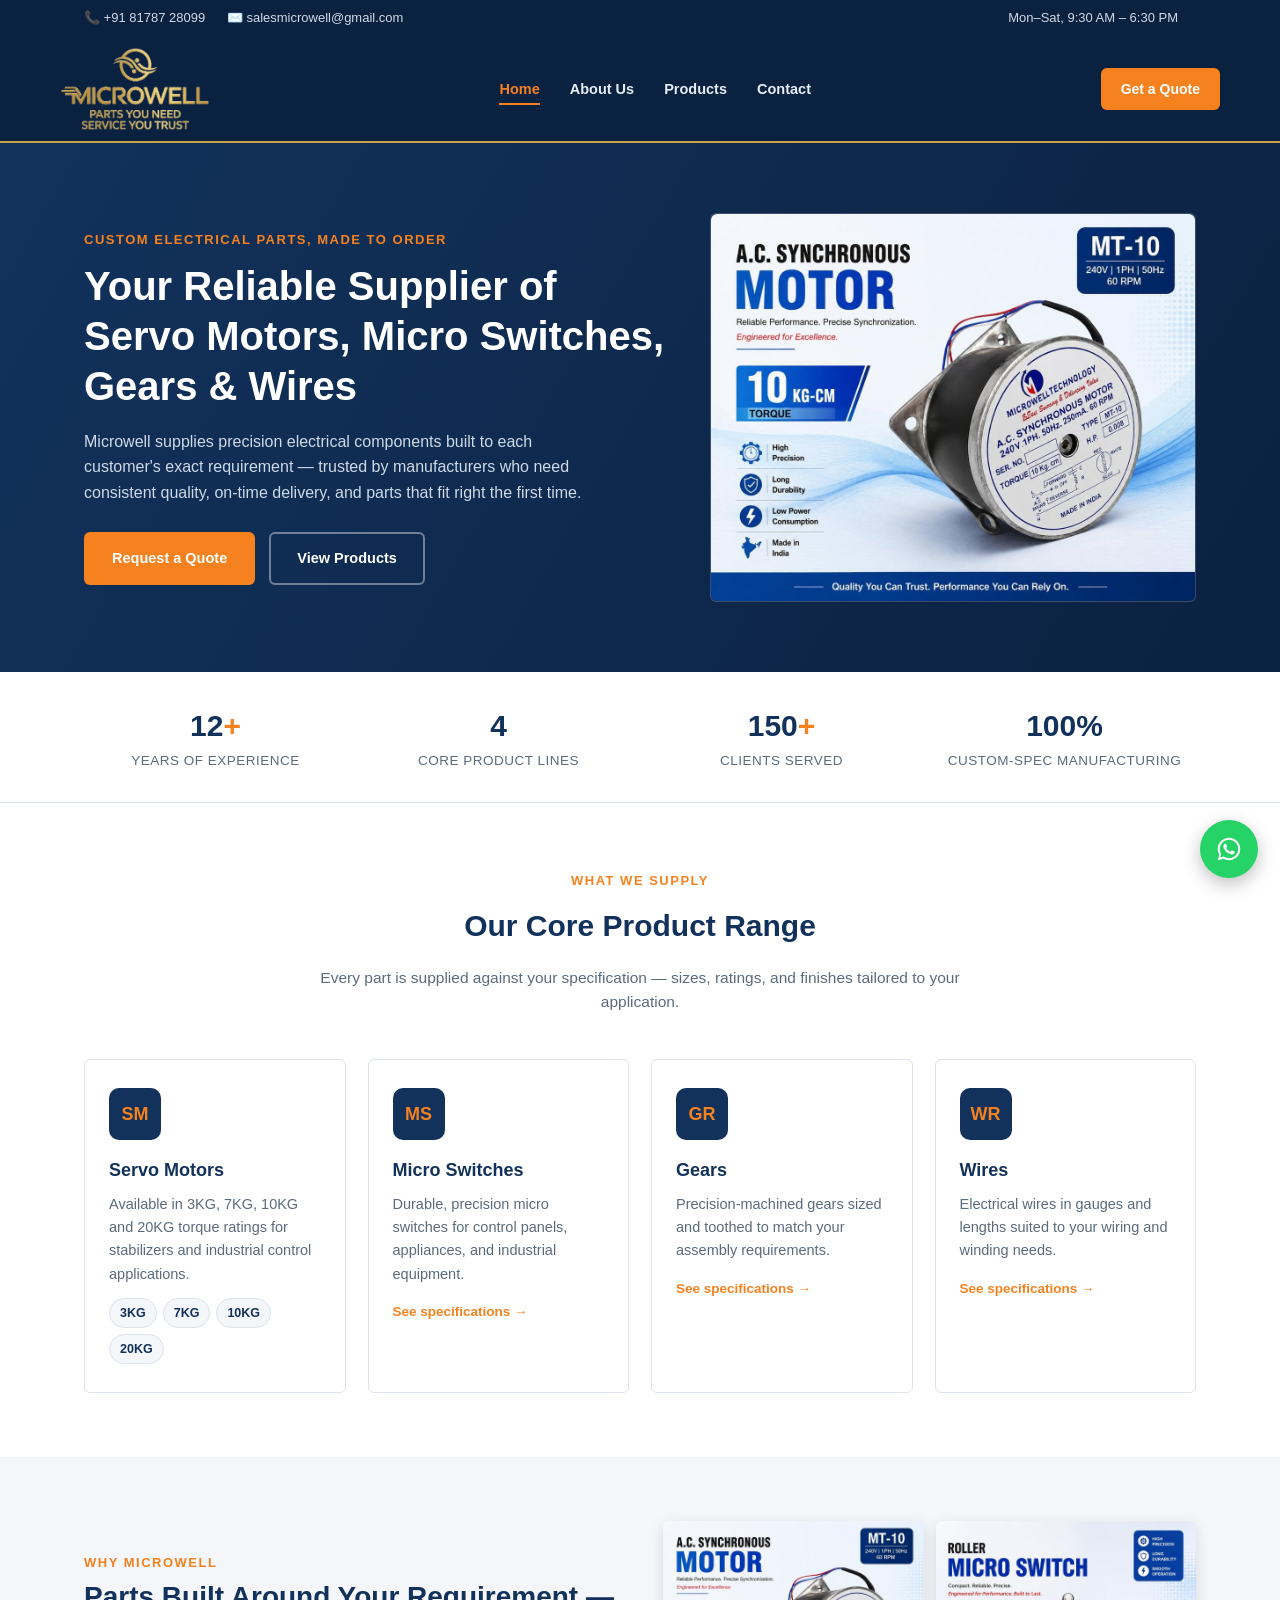
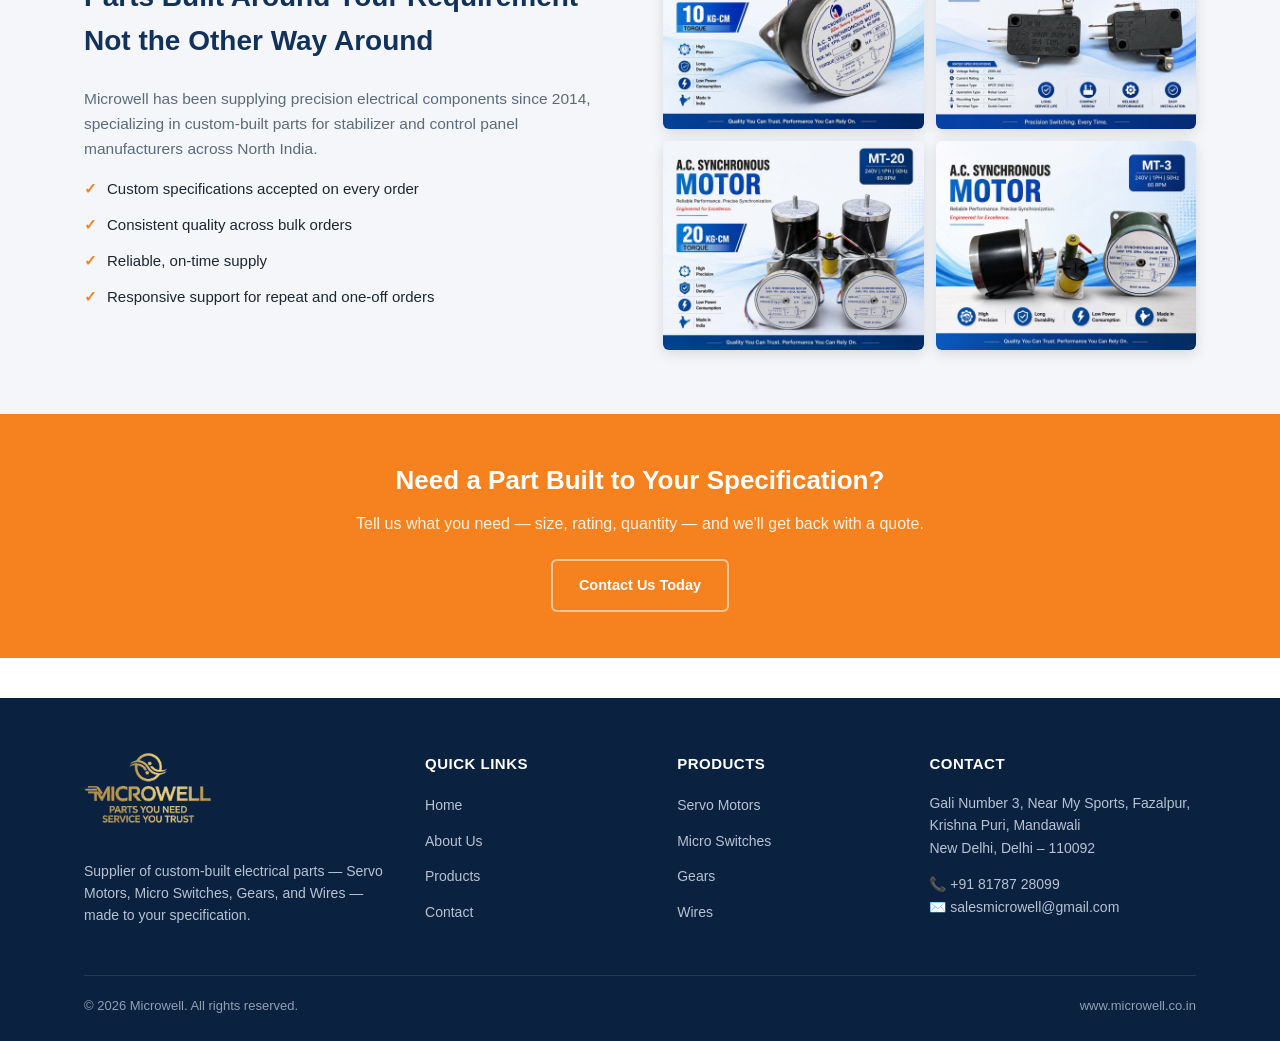
<file: index.html>
<!DOCTYPE html>
<html lang="en">
<head>
<meta charset="UTF-8">
<meta name="viewport" content="width=device-width, initial-scale=1.0">
<title>Microwell | Supplier of Servo Motors, Micro Switches, Gears &amp; Wires</title>
<meta name="description" content="Microwell supplies electrical parts — Servo Motors (3KG/7KG/10KG/20KG), Micro Switches, Gears and Wires — built to your specification.">
<link rel="stylesheet" href="style.css">
<link rel="icon" href="assets/logo.png" type="image/png">
</head>
<body>

<div class="topbar">
  <div class="wrap">
    <div class="contact-bits">
      <span>📞 +91 81787 28099</span>
      <span>✉️ salesmicrowell@gmail.com</span>
    </div>
    <div class="contact-bits">
      <span>Mon–Sat, 9:30 AM – 6:30 PM</span>
    </div>
  </div>
</div>

<header class="site-header">
  <div class="wrap nav-row">
    <a href="index.html" class="logo-link"><img src="assets/logo.png" alt="Microwell — Parts You Need, Service You Trust" class="logo-img"></a>
    <nav class="main-nav">
      <ul>
        <li><a href="index.html" class="active">Home</a></li>
        <li><a href="about.html">About Us</a></li>
        <li><a href="products.html">Products</a></li>
        <li><a href="contact.html">Contact</a></li>
      </ul>
    </nav>
    <a href="contact.html" class="nav-cta">Get a Quote</a>
    <button class="menu-toggle" aria-label="Menu">&#9776;</button>
  </div>
</header>

<section class="hero">
  <div class="wrap">
    <div class="hero-text">
      <span class="eyebrow">Custom Electrical Parts, Made to Order</span>
      <h1>Your Reliable Supplier of Servo Motors, Micro Switches, Gears &amp; Wires</h1>
      <p>Microwell supplies precision electrical components built to each customer's exact requirement — trusted by manufacturers who need consistent quality, on-time delivery, and parts that fit right the first time.</p>
      <div class="btn-row">
        <a href="contact.html" class="btn btn-primary">Request a Quote</a>
        <a href="products.html" class="btn btn-outline">View Products</a>
      </div>
    </div>
    <div class="hero-visual">
      <img src="assets/products/servo-10kg.jpg" alt="Microwell 10 KG A.C. Synchronous Servo Motor">
    </div>
  </div>
</section>

<div class="stats">
  <div class="wrap">
    <div class="stat">
      <div class="num">12<span>+</span></div>
      <div class="label">Years of Experience</div>
    </div>
    <div class="stat">
      <div class="num">4</div>
      <div class="label">Core Product Lines</div>
    </div>
    <div class="stat">
      <div class="num">150<span>+</span></div>
      <div class="label">Clients Served</div>
    </div>
    <div class="stat">
      <div class="num">100%</div>
      <div class="label">Custom-Spec Manufacturing</div>
    </div>
  </div>
</div>

<section>
  <div class="wrap">
    <div class="section-head">
      <span class="eyebrow">What We Supply</span>
      <h2>Our Core Product Range</h2>
      <p>Every part is supplied against your specification — sizes, ratings, and finishes tailored to your application.</p>
    </div>
    <div class="grid-4">
      <div class="card">
        <div class="icon">SM</div>
        <h3>Servo Motors</h3>
        <p>Available in 3KG, 7KG, 10KG and 20KG torque ratings for stabilizers and industrial control applications.</p>
        <div class="tag-row">
          <span class="tag">3KG</span><span class="tag">7KG</span><span class="tag">10KG</span><span class="tag">20KG</span>
        </div>
      </div>
      <div class="card">
        <div class="icon">MS</div>
        <h3>Micro Switches</h3>
        <p>Durable, precision micro switches for control panels, appliances, and industrial equipment.</p>
        <a href="products.html" class="card-link">See specifications →</a>
      </div>
      <div class="card">
        <div class="icon">GR</div>
        <h3>Gears</h3>
        <p>Precision-machined gears sized and toothed to match your assembly requirements.</p>
        <a href="products.html" class="card-link">See specifications →</a>
      </div>
      <div class="card">
        <div class="icon">WR</div>
        <h3>Wires</h3>
        <p>Electrical wires in gauges and lengths suited to your wiring and winding needs.</p>
        <a href="products.html" class="card-link">See specifications →</a>
      </div>
    </div>
  </div>
</section>

<section class="alt">
  <div class="wrap two-col">
    <div>
      <span class="eyebrow">Why Microwell</span>
      <h2>Parts Built Around Your Requirement — Not the Other Way Around</h2>
      <p style="color:var(--text-muted); font-size:15.5px;">Microwell has been supplying precision electrical components since 2014, specializing in custom-built parts for stabilizer and control panel manufacturers across North India.</p>
      <ul class="check-list">
        <li><span class="bullet">✓</span> Custom specifications accepted on every order</li>
        <li><span class="bullet">✓</span> Consistent quality across bulk orders</li>
        <li><span class="bullet">✓</span> Reliable, on-time supply</li>
        <li><span class="bullet">✓</span> Responsive support for repeat and one-off orders</li>
      </ul>
    </div>
    <div class="placeholder-box" style="padding:0;border:none;background:none;display:grid;grid-template-columns:1fr 1fr;gap:12px;">
      <img src="assets/products/servo-10kg.jpg" alt="Microwell 10 kg-cm AC synchronous servo motor" loading="lazy" style="aspect-ratio:5/4;object-fit:cover;box-shadow:0 4px 14px rgba(0,0,0,.12);">
      <img src="assets/products/micro-switch.jpg" alt="Microwell roller lever micro switch" loading="lazy" style="aspect-ratio:5/4;object-fit:cover;box-shadow:0 4px 14px rgba(0,0,0,.12);">
      <img src="assets/products/servo-20kg.jpg" alt="Microwell 20 kg-cm AC synchronous servo motor" loading="lazy" style="aspect-ratio:5/4;object-fit:cover;box-shadow:0 4px 14px rgba(0,0,0,.12);">
      <img src="assets/products/servo-3kg.jpg" alt="Microwell 3 kg-cm AC synchronous servo motor" loading="lazy" style="aspect-ratio:5/4;object-fit:cover;box-shadow:0 4px 14px rgba(0,0,0,.12);">
    </div>
  </div>
</section>

<div class="cta-band">
  <div class="wrap">
    <h2>Need a Part Built to Your Specification?</h2>
    <p>Tell us what you need — size, rating, quantity — and we'll get back with a quote.</p>
    <a href="contact.html" class="btn btn-outline">Contact Us Today</a>
  </div>
</div>

<footer class="site-footer">
  <div class="wrap">
    <div class="footer-grid">
      <div>
        <div class="footer-logo-box"><img src="assets/logo.png" alt="Microwell logo"></div>
        <p>Supplier of custom-built electrical parts — Servo Motors, Micro Switches, Gears, and Wires — made to your specification.</p>
      </div>
      <div>
        <h4>Quick Links</h4>
        <ul>
          <li><a href="index.html">Home</a></li>
          <li><a href="about.html">About Us</a></li>
          <li><a href="products.html">Products</a></li>
          <li><a href="contact.html">Contact</a></li>
        </ul>
      </div>
      <div>
        <h4>Products</h4>
        <ul>
          <li><a href="products.html#servo-motor">Servo Motors</a></li>
          <li><a href="products.html#micro-switch">Micro Switches</a></li>
          <li><a href="products.html#gear">Gears</a></li>
          <li><a href="products.html#wire">Wires</a></li>
        </ul>
      </div>
      <div>
        <h4>Contact</h4>
        <p>Gali Number 3, Near My Sports, Fazalpur, Krishna Puri, Mandawali<br>New Delhi, Delhi – 110092</p>
        <p>📞 +91 81787 28099<br>✉️ salesmicrowell@gmail.com</p>
      </div>
    </div>
    <div class="footer-bottom">
      <span>© <span id="year"></span> Microwell. All rights reserved.</span>
      <span>www.microwell.co.in</span>
    </div>
  </div>
</footer>

<!-- WhatsApp click-to-chat: replace 918178728099 with your number (country code + number, no + or spaces) -->
<a href="https://wa.me/918178728099?text=Hi%20Microwell%2C%20I%27d%20like%20to%20enquire%20about%20your%20parts" class="whatsapp-float" target="_blank" rel="noopener" aria-label="Chat on WhatsApp">
  <svg viewBox="0 0 32 32" fill="#ffffff" xmlns="http://www.w3.org/2000/svg"><path d="M16.04 4C9.4 4 4 9.37 4 16c0 2.13.56 4.2 1.62 6.02L4 28l6.15-1.6A11.94 11.94 0 0016.04 28C22.68 28 28 22.63 28 16S22.68 4 16.04 4zm0 21.8c-1.9 0-3.75-.51-5.37-1.47l-.38-.22-3.65.95.98-3.56-.25-.37A9.77 9.77 0 016.2 16c0-5.42 4.42-9.83 9.85-9.83S25.9 10.58 25.9 16s-4.42 9.8-9.86 9.8zm5.4-7.36c-.3-.15-1.75-.86-2.02-.96-.27-.1-.47-.15-.67.15-.2.3-.77.96-.94 1.16-.17.2-.35.22-.65.07-.3-.15-1.24-.46-2.36-1.46-.87-.78-1.46-1.74-1.63-2.04-.17-.3-.02-.46.13-.6.13-.13.3-.35.45-.52.15-.17.2-.3.3-.5.1-.2.05-.37-.02-.52-.08-.15-.67-1.62-.92-2.22-.24-.58-.49-.5-.67-.51h-.57c-.2 0-.52.07-.79.37-.27.3-1.04 1.02-1.04 2.48s1.07 2.87 1.22 3.07c.15.2 2.1 3.2 5.08 4.49.71.31 1.26.49 1.69.63.71.23 1.36.2 1.87.12.57-.08 1.75-.71 2-1.4.25-.68.25-1.27.17-1.4-.07-.13-.27-.2-.57-.35z"/></svg>
</a>

<script>document.getElementById('year').textContent = new Date().getFullYear();</script>
<script>
/* WhatsApp: use the official api.whatsapp.com/send link so the supplier's number is kept on phone, desktop app and WhatsApp Web */
(function(){
  document.querySelectorAll('a[href*="wa.me/"], a[href*="web.whatsapp.com/send"]').forEach(function(a){
    var u = new URL(a.href);
    var phone = (u.searchParams.get('phone') || u.pathname).replace(/\D/g,'') || '918178728099';
    var text = u.searchParams.get('text');
    a.href = 'https://api.whatsapp.com/send/?phone=' + phone + (text ? '&text=' + encodeURIComponent(text) : '') + '&type=phone_number&app_absent=0';
  });
})();
</script>
</body>
</html>
</file>
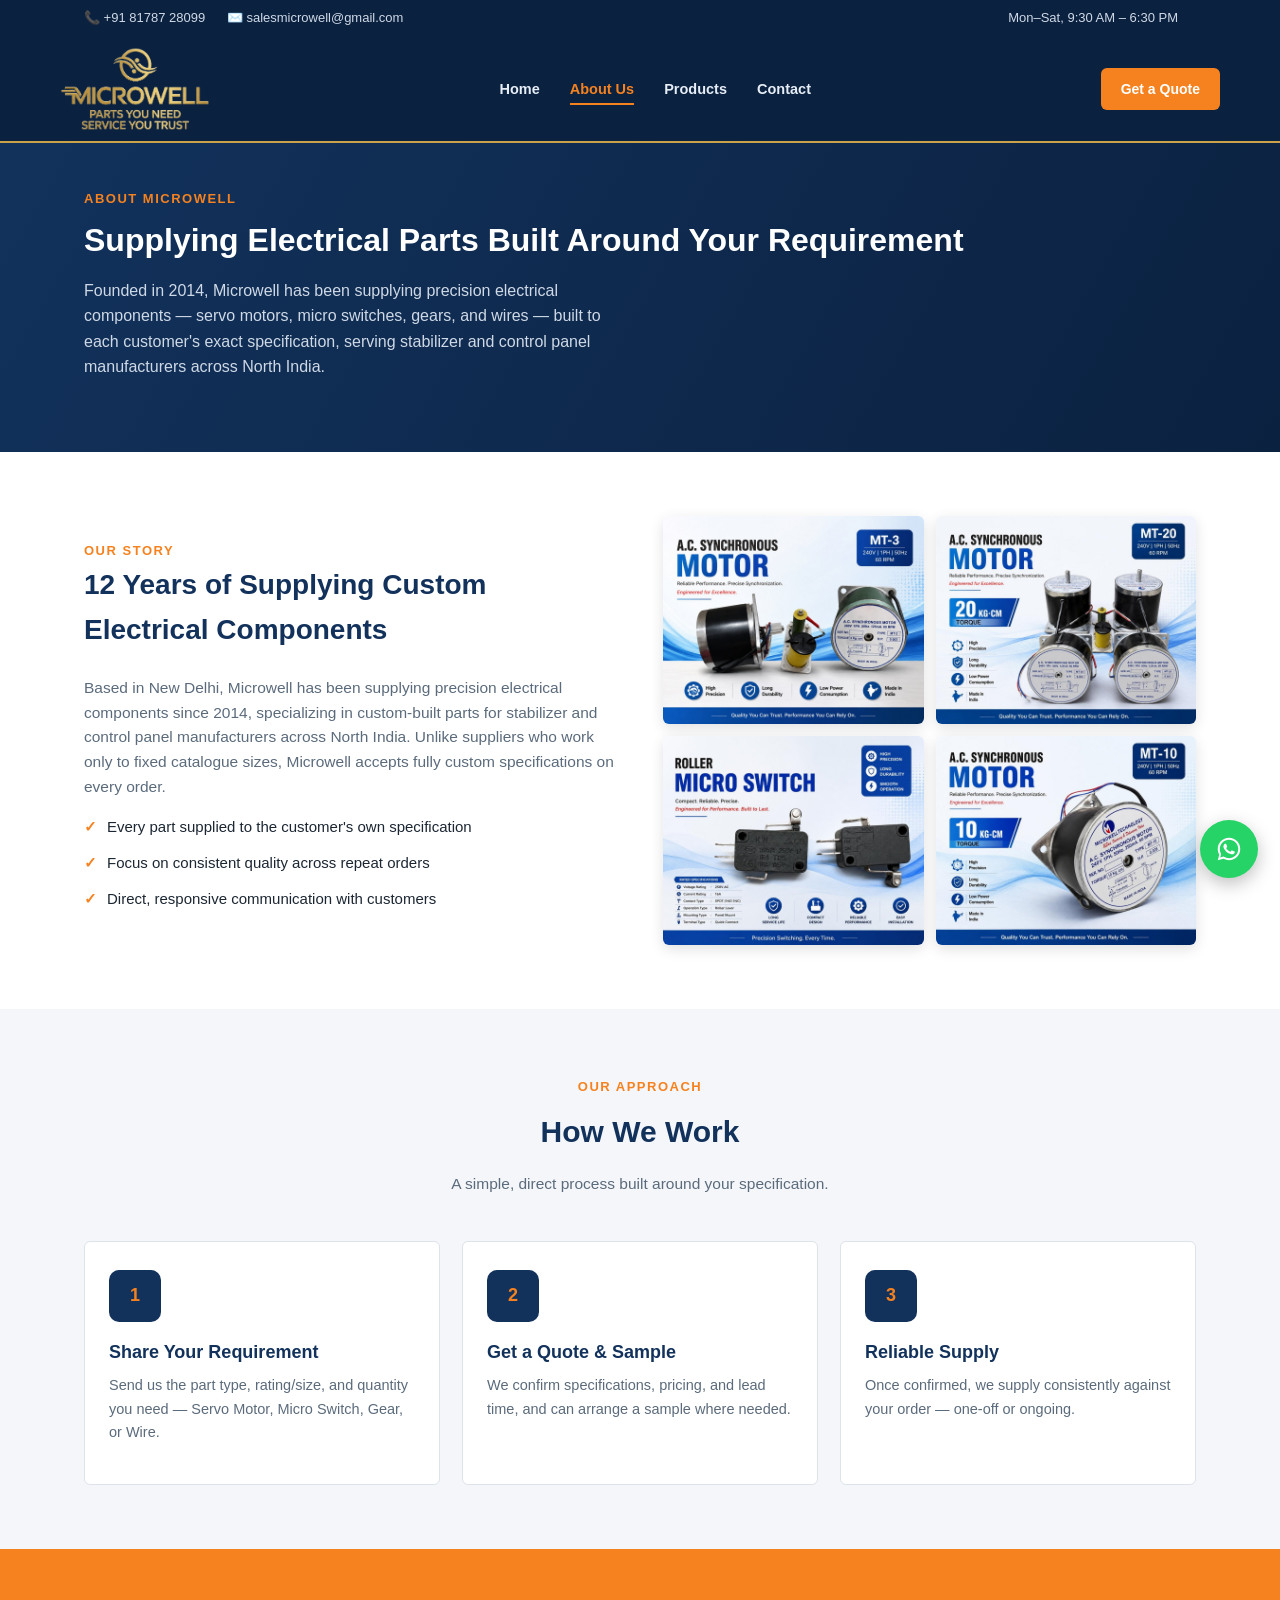
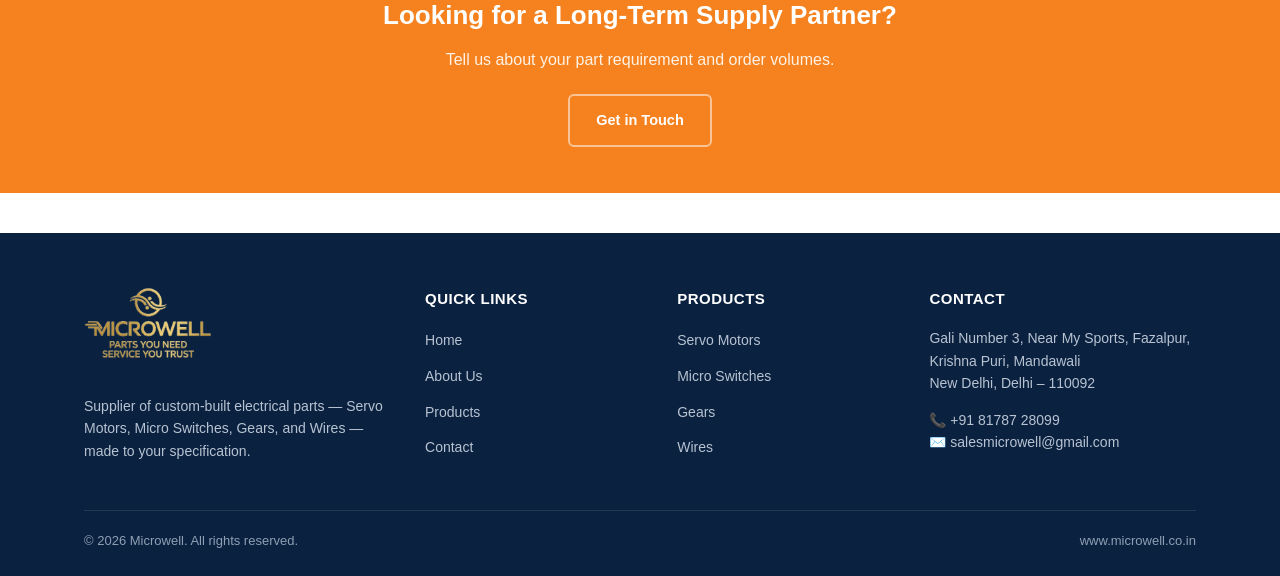
<file: about.html>
<!DOCTYPE html>
<html lang="en">
<head>
<meta charset="UTF-8">
<meta name="viewport" content="width=device-width, initial-scale=1.0">
<title>About Us | Microwell</title>
<meta name="description" content="Learn about Microwell — a supplier of custom electrical parts including Servo Motors, Micro Switches, Gears and Wires.">
<link rel="stylesheet" href="style.css">
<link rel="icon" href="assets/logo.png" type="image/png">
</head>
<body>

<div class="topbar">
  <div class="wrap">
    <div class="contact-bits">
      <span>📞 +91 81787 28099</span>
      <span>✉️ salesmicrowell@gmail.com</span>
    </div>
    <div class="contact-bits">
      <span>Mon–Sat, 9:30 AM – 6:30 PM</span>
    </div>
  </div>
</div>

<header class="site-header">
  <div class="wrap nav-row">
    <a href="index.html" class="logo-link"><img src="assets/logo.png" alt="Microwell — Parts You Need, Service You Trust" class="logo-img"></a>
    <nav class="main-nav">
      <ul>
        <li><a href="index.html">Home</a></li>
        <li><a href="about.html" class="active">About Us</a></li>
        <li><a href="products.html">Products</a></li>
        <li><a href="contact.html">Contact</a></li>
      </ul>
    </nav>
    <a href="contact.html" class="nav-cta">Get a Quote</a>
    <button class="menu-toggle" aria-label="Menu">&#9776;</button>
  </div>
</header>

<section class="hero" style="padding:46px 0;">
  <div class="wrap">
    <div class="hero-text">
      <span class="eyebrow">About Microwell</span>
      <h1 style="font-size:32px;">Supplying Electrical Parts Built Around Your Requirement</h1>
      <p>Founded in 2014, Microwell has been supplying precision electrical components — servo motors, micro switches, gears, and wires — built to each customer's exact specification, serving stabilizer and control panel manufacturers across North India.</p>
    </div>
  </div>
</section>

<section>
  <div class="wrap two-col">
    <div class="placeholder-box" style="order:2;padding:0;border:none;background:none;display:grid;grid-template-columns:1fr 1fr;gap:12px;">
      <img src="assets/products/servo-3kg.jpg" alt="Microwell 3 kg-cm AC synchronous servo motor" loading="lazy" style="aspect-ratio:5/4;object-fit:cover;box-shadow:0 4px 14px rgba(0,0,0,.12);">
      <img src="assets/products/servo-20kg.jpg" alt="Microwell 20 kg-cm AC synchronous servo motor" loading="lazy" style="aspect-ratio:5/4;object-fit:cover;box-shadow:0 4px 14px rgba(0,0,0,.12);">
      <img src="assets/products/micro-switch.jpg" alt="Microwell roller lever micro switch" loading="lazy" style="aspect-ratio:5/4;object-fit:cover;box-shadow:0 4px 14px rgba(0,0,0,.12);">
      <img src="assets/products/servo-10kg.jpg" alt="Microwell 10 kg-cm AC synchronous servo motor" loading="lazy" style="aspect-ratio:5/4;object-fit:cover;box-shadow:0 4px 14px rgba(0,0,0,.12);">
    </div>
    <div>
      <span class="eyebrow">Our Story</span>
      <h2>12 Years of Supplying Custom Electrical Components</h2>
      <p style="color:var(--text-muted); font-size:15.5px;">Based in New Delhi, Microwell has been supplying precision electrical components since 2014, specializing in custom-built parts for stabilizer and control panel manufacturers across North India. Unlike suppliers who work only to fixed catalogue sizes, Microwell accepts fully custom specifications on every order.</p>
      <ul class="check-list">
        <li><span class="bullet">✓</span> Every part supplied to the customer's own specification</li>
        <li><span class="bullet">✓</span> Focus on consistent quality across repeat orders</li>
        <li><span class="bullet">✓</span> Direct, responsive communication with customers</li>
      </ul>
    </div>
  </div>
</section>

<section class="alt">
  <div class="wrap">
    <div class="section-head">
      <span class="eyebrow">Our Approach</span>
      <h2>How We Work</h2>
      <p>A simple, direct process built around your specification.</p>
    </div>
    <div class="grid-3">
      <div class="card">
        <div class="icon">1</div>
        <h3>Share Your Requirement</h3>
        <p>Send us the part type, rating/size, and quantity you need — Servo Motor, Micro Switch, Gear, or Wire.</p>
      </div>
      <div class="card">
        <div class="icon">2</div>
        <h3>Get a Quote &amp; Sample</h3>
        <p>We confirm specifications, pricing, and lead time, and can arrange a sample where needed.</p>
      </div>
      <div class="card">
        <div class="icon">3</div>
        <h3>Reliable Supply</h3>
        <p>Once confirmed, we supply consistently against your order — one-off or ongoing.</p>
      </div>
    </div>
  </div>
</section>

<div class="cta-band">
  <div class="wrap">
    <h2>Looking for a Long-Term Supply Partner?</h2>
    <p>Tell us about your part requirement and order volumes.</p>
    <a href="contact.html" class="btn btn-outline">Get in Touch</a>
  </div>
</div>

<footer class="site-footer">
  <div class="wrap">
    <div class="footer-grid">
      <div>
        <div class="footer-logo-box"><img src="assets/logo.png" alt="Microwell logo"></div>
        <p>Supplier of custom-built electrical parts — Servo Motors, Micro Switches, Gears, and Wires — made to your specification.</p>
      </div>
      <div>
        <h4>Quick Links</h4>
        <ul>
          <li><a href="index.html">Home</a></li>
          <li><a href="about.html">About Us</a></li>
          <li><a href="products.html">Products</a></li>
          <li><a href="contact.html">Contact</a></li>
        </ul>
      </div>
      <div>
        <h4>Products</h4>
        <ul>
          <li><a href="products.html#servo-motor">Servo Motors</a></li>
          <li><a href="products.html#micro-switch">Micro Switches</a></li>
          <li><a href="products.html#gear">Gears</a></li>
          <li><a href="products.html#wire">Wires</a></li>
        </ul>
      </div>
      <div>
        <h4>Contact</h4>
        <p>Gali Number 3, Near My Sports, Fazalpur, Krishna Puri, Mandawali<br>New Delhi, Delhi – 110092</p>
        <p>📞 +91 81787 28099<br>✉️ salesmicrowell@gmail.com</p>
      </div>
    </div>
    <div class="footer-bottom">
      <span>© <span id="year"></span> Microwell. All rights reserved.</span>
      <span>www.microwell.co.in</span>
    </div>
  </div>
</footer>

<!-- WhatsApp click-to-chat: replace 918178728099 with your number (country code + number, no + or spaces) -->
<a href="https://wa.me/918178728099?text=Hi%20Microwell%2C%20I%27d%20like%20to%20enquire%20about%20your%20parts" class="whatsapp-float" target="_blank" rel="noopener" aria-label="Chat on WhatsApp">
  <svg viewBox="0 0 32 32" fill="#ffffff" xmlns="http://www.w3.org/2000/svg"><path d="M16.04 4C9.4 4 4 9.37 4 16c0 2.13.56 4.2 1.62 6.02L4 28l6.15-1.6A11.94 11.94 0 0016.04 28C22.68 28 28 22.63 28 16S22.68 4 16.04 4zm0 21.8c-1.9 0-3.75-.51-5.37-1.47l-.38-.22-3.65.95.98-3.56-.25-.37A9.77 9.77 0 016.2 16c0-5.42 4.42-9.83 9.85-9.83S25.9 10.58 25.9 16s-4.42 9.8-9.86 9.8zm5.4-7.36c-.3-.15-1.75-.86-2.02-.96-.27-.1-.47-.15-.67.15-.2.3-.77.96-.94 1.16-.17.2-.35.22-.65.07-.3-.15-1.24-.46-2.36-1.46-.87-.78-1.46-1.74-1.63-2.04-.17-.3-.02-.46.13-.6.13-.13.3-.35.45-.52.15-.17.2-.3.3-.5.1-.2.05-.37-.02-.52-.08-.15-.67-1.62-.92-2.22-.24-.58-.49-.5-.67-.51h-.57c-.2 0-.52.07-.79.37-.27.3-1.04 1.02-1.04 2.48s1.07 2.87 1.22 3.07c.15.2 2.1 3.2 5.08 4.49.71.31 1.26.49 1.69.63.71.23 1.36.2 1.87.12.57-.08 1.75-.71 2-1.4.25-.68.25-1.27.17-1.4-.07-.13-.27-.2-.57-.35z"/></svg>
</a>

<script>document.getElementById('year').textContent = new Date().getFullYear();</script>
<script>
/* WhatsApp: use the official api.whatsapp.com/send link so the supplier's number is kept on phone, desktop app and WhatsApp Web */
(function(){
  document.querySelectorAll('a[href*="wa.me/"], a[href*="web.whatsapp.com/send"]').forEach(function(a){
    var u = new URL(a.href);
    var phone = (u.searchParams.get('phone') || u.pathname).replace(/\D/g,'') || '918178728099';
    var text = u.searchParams.get('text');
    a.href = 'https://api.whatsapp.com/send/?phone=' + phone + (text ? '&text=' + encodeURIComponent(text) : '') + '&type=phone_number&app_absent=0';
  });
})();
</script>
</body>
</html>
</file>
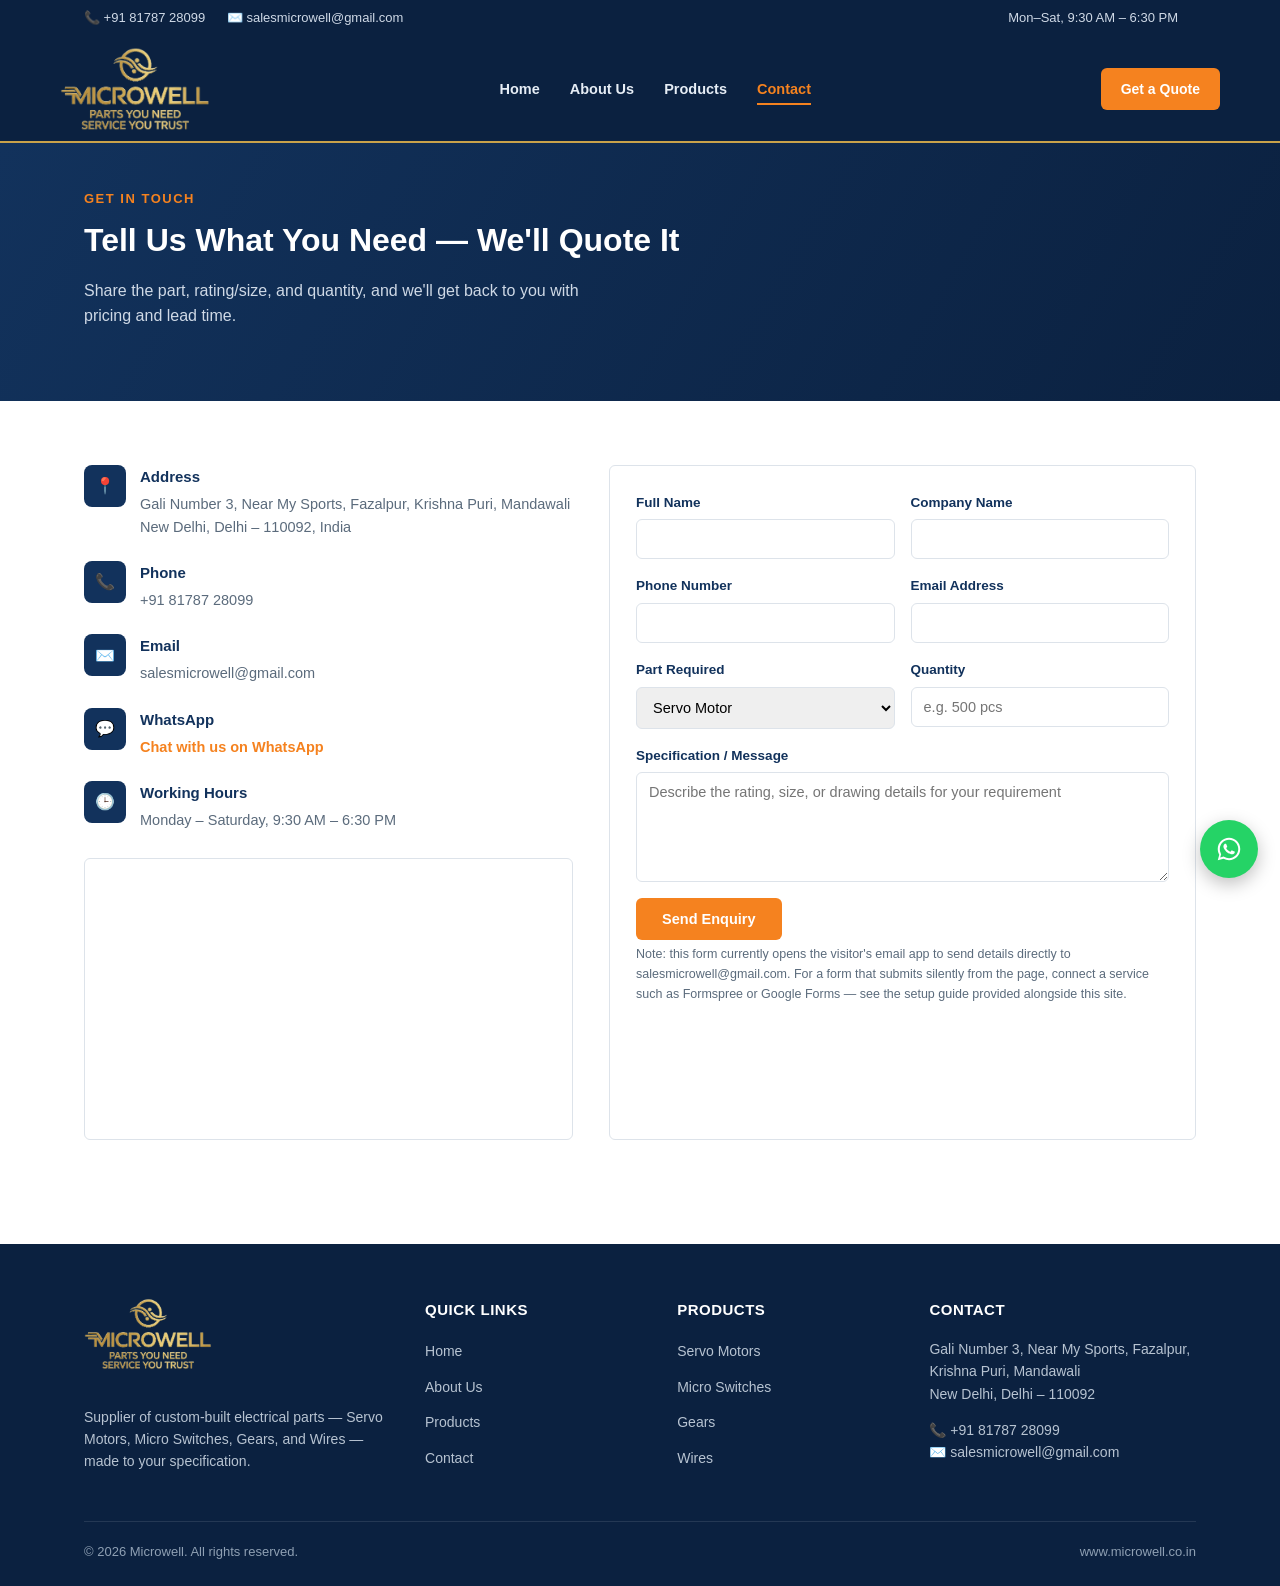
<file: contact.html>
<!DOCTYPE html>
<html lang="en">
<head>
<meta charset="UTF-8">
<meta name="viewport" content="width=device-width, initial-scale=1.0">
<title>Contact Us | Microwell</title>
<meta name="description" content="Get in touch with Microwell for servo motors, micro switches, gears, wires and custom electrical parts.">
<link rel="stylesheet" href="style.css">
<link rel="icon" href="assets/logo.png" type="image/png">
</head>
<body>

<div class="topbar">
  <div class="wrap">
    <div class="contact-bits">
      <span>📞 +91 81787 28099</span>
      <span>✉️ salesmicrowell@gmail.com</span>
    </div>
    <div class="contact-bits">
      <span>Mon–Sat, 9:30 AM – 6:30 PM</span>
    </div>
  </div>
</div>

<header class="site-header">
  <div class="wrap nav-row">
    <a href="index.html" class="logo-link"><img src="assets/logo.png" alt="Microwell — Parts You Need, Service You Trust" class="logo-img"></a>
    <nav class="main-nav">
      <ul>
        <li><a href="index.html">Home</a></li>
        <li><a href="about.html">About Us</a></li>
        <li><a href="products.html">Products</a></li>
        <li><a href="contact.html" class="active">Contact</a></li>
      </ul>
    </nav>
    <a href="contact.html" class="nav-cta">Get a Quote</a>
    <button class="menu-toggle" aria-label="Menu">&#9776;</button>
  </div>
</header>

<section class="hero" style="padding:46px 0;">
  <div class="wrap">
    <div class="hero-text">
      <span class="eyebrow">Get In Touch</span>
      <h1 style="font-size:32px;">Tell Us What You Need — We'll Quote It</h1>
      <p>Share the part, rating/size, and quantity, and we'll get back to you with pricing and lead time.</p>
    </div>
  </div>
</section>

<section>
  <div class="wrap contact-grid">
    <div class="contact-info">
      <div class="item">
        <div class="ic">📍</div>
        <div>
          <h4>Address</h4>
          <p>Gali Number 3, Near My Sports, Fazalpur, Krishna Puri, Mandawali<br>New Delhi, Delhi – 110092, India</p>
        </div>
      </div>
      <div class="item">
        <div class="ic">📞</div>
        <div>
          <h4>Phone</h4>
          <p>+91 81787 28099</p>
        </div>
      </div>
      <div class="item">
        <div class="ic">✉️</div>
        <div>
          <h4>Email</h4>
          <p>salesmicrowell@gmail.com</p>
        </div>
      </div>
      <div class="item">
        <div class="ic">💬</div>
        <div>
          <h4>WhatsApp</h4>
          <p><a href="https://wa.me/918178728099" target="_blank" rel="noopener" style="color:var(--orange); font-weight:700;">Chat with us on WhatsApp</a></p>
        </div>
      </div>
      <div class="item">
        <div class="ic">🕒</div>
        <div>
          <h4>Working Hours</h4>
          <p>Monday – Saturday, 9:30 AM – 6:30 PM</p>
        </div>
      </div>

      <div class="map-box">
        <iframe
          src="https://www.google.com/maps?q=Gali%20Number%203%2C%20Near%20My%20Sports%2C%20Fazalpur%2C%20Krishna%20Puri%2C%20Mandawali%2C%20New%20Delhi%2C%20Delhi%20110092&output=embed"
          width="100%" height="260" style="border:0; border-radius: var(--radius);"
          allowfullscreen="" loading="lazy" referrerpolicy="no-referrer-when-downgrade"
          title="Microwell location map"></iframe>
      </div>
    </div>

    <form class="enquiry" action="mailto:salesmicrowell@gmail.com" method="post" enctype="text/plain">
      <div class="row">
        <div class="field">
          <label for="name">Full Name</label>
          <input type="text" id="name" name="name" required>
        </div>
        <div class="field">
          <label for="company">Company Name</label>
          <input type="text" id="company" name="company">
        </div>
      </div>
      <div class="row">
        <div class="field">
          <label for="phone">Phone Number</label>
          <input type="tel" id="phone" name="phone" required>
        </div>
        <div class="field">
          <label for="email">Email Address</label>
          <input type="email" id="email" name="email" required>
        </div>
      </div>
      <div class="row">
        <div class="field">
          <label for="part">Part Required</label>
          <select id="part" name="part">
            <option>Servo Motor</option>
            <option>Micro Switch</option>
            <option>Gear</option>
            <option>Wire</option>
            <option>Other / Custom</option>
          </select>
        </div>
        <div class="field">
          <label for="quantity">Quantity</label>
          <input type="text" id="quantity" name="quantity" placeholder="e.g. 500 pcs">
        </div>
      </div>
      <div class="row">
        <div class="field" style="flex-basis:100%;">
          <label for="message">Specification / Message</label>
          <textarea id="message" name="message" placeholder="Describe the rating, size, or drawing details for your requirement"></textarea>
        </div>
      </div>
      <button type="submit" class="btn btn-primary" style="border:none; cursor:pointer;">Send Enquiry</button>
      <p class="note">Note: this form currently opens the visitor's email app to send details directly to salesmicrowell@gmail.com. For a form that submits silently from the page, connect a service such as Formspree or Google Forms — see the setup guide provided alongside this site.</p>
    </form>
  </div>
</section>

<footer class="site-footer">
  <div class="wrap">
    <div class="footer-grid">
      <div>
        <div class="footer-logo-box"><img src="assets/logo.png" alt="Microwell logo"></div>
        <p>Supplier of custom-built electrical parts — Servo Motors, Micro Switches, Gears, and Wires — made to your specification.</p>
      </div>
      <div>
        <h4>Quick Links</h4>
        <ul>
          <li><a href="index.html">Home</a></li>
          <li><a href="about.html">About Us</a></li>
          <li><a href="products.html">Products</a></li>
          <li><a href="contact.html">Contact</a></li>
        </ul>
      </div>
      <div>
        <h4>Products</h4>
        <ul>
          <li><a href="products.html#servo-motor">Servo Motors</a></li>
          <li><a href="products.html#micro-switch">Micro Switches</a></li>
          <li><a href="products.html#gear">Gears</a></li>
          <li><a href="products.html#wire">Wires</a></li>
        </ul>
      </div>
      <div>
        <h4>Contact</h4>
        <p>Gali Number 3, Near My Sports, Fazalpur, Krishna Puri, Mandawali<br>New Delhi, Delhi – 110092</p>
        <p>📞 +91 81787 28099<br>✉️ salesmicrowell@gmail.com</p>
      </div>
    </div>
    <div class="footer-bottom">
      <span>© <span id="year"></span> Microwell. All rights reserved.</span>
      <span>www.microwell.co.in</span>
    </div>
  </div>
</footer>

<!-- WhatsApp click-to-chat: replace 918178728099 with your number (country code + number, no + or spaces) -->
<a href="https://wa.me/918178728099?text=Hi%20Microwell%2C%20I%27d%20like%20to%20enquire%20about%20your%20parts" class="whatsapp-float" target="_blank" rel="noopener" aria-label="Chat on WhatsApp">
  <svg viewBox="0 0 32 32" fill="#ffffff" xmlns="http://www.w3.org/2000/svg"><path d="M16.04 4C9.4 4 4 9.37 4 16c0 2.13.56 4.2 1.62 6.02L4 28l6.15-1.6A11.94 11.94 0 0016.04 28C22.68 28 28 22.63 28 16S22.68 4 16.04 4zm0 21.8c-1.9 0-3.75-.51-5.37-1.47l-.38-.22-3.65.95.98-3.56-.25-.37A9.77 9.77 0 016.2 16c0-5.42 4.42-9.83 9.85-9.83S25.9 10.58 25.9 16s-4.42 9.8-9.86 9.8zm5.4-7.36c-.3-.15-1.75-.86-2.02-.96-.27-.1-.47-.15-.67.15-.2.3-.77.96-.94 1.16-.17.2-.35.22-.65.07-.3-.15-1.24-.46-2.36-1.46-.87-.78-1.46-1.74-1.63-2.04-.17-.3-.02-.46.13-.6.13-.13.3-.35.45-.52.15-.17.2-.3.3-.5.1-.2.05-.37-.02-.52-.08-.15-.67-1.62-.92-2.22-.24-.58-.49-.5-.67-.51h-.57c-.2 0-.52.07-.79.37-.27.3-1.04 1.02-1.04 2.48s1.07 2.87 1.22 3.07c.15.2 2.1 3.2 5.08 4.49.71.31 1.26.49 1.69.63.71.23 1.36.2 1.87.12.57-.08 1.75-.71 2-1.4.25-.68.25-1.27.17-1.4-.07-.13-.27-.2-.57-.35z"/></svg>
</a>

<script>document.getElementById('year').textContent = new Date().getFullYear();</script>
<script>
/* WhatsApp: use the official api.whatsapp.com/send link so the supplier's number is kept on phone, desktop app and WhatsApp Web */
(function(){
  document.querySelectorAll('a[href*="wa.me/"], a[href*="web.whatsapp.com/send"]').forEach(function(a){
    var u = new URL(a.href);
    var phone = (u.searchParams.get('phone') || u.pathname).replace(/\D/g,'') || '918178728099';
    var text = u.searchParams.get('text');
    a.href = 'https://api.whatsapp.com/send/?phone=' + phone + (text ? '&text=' + encodeURIComponent(text) : '') + '&type=phone_number&app_absent=0';
  });
})();
</script>
</body>
</html>
</file>
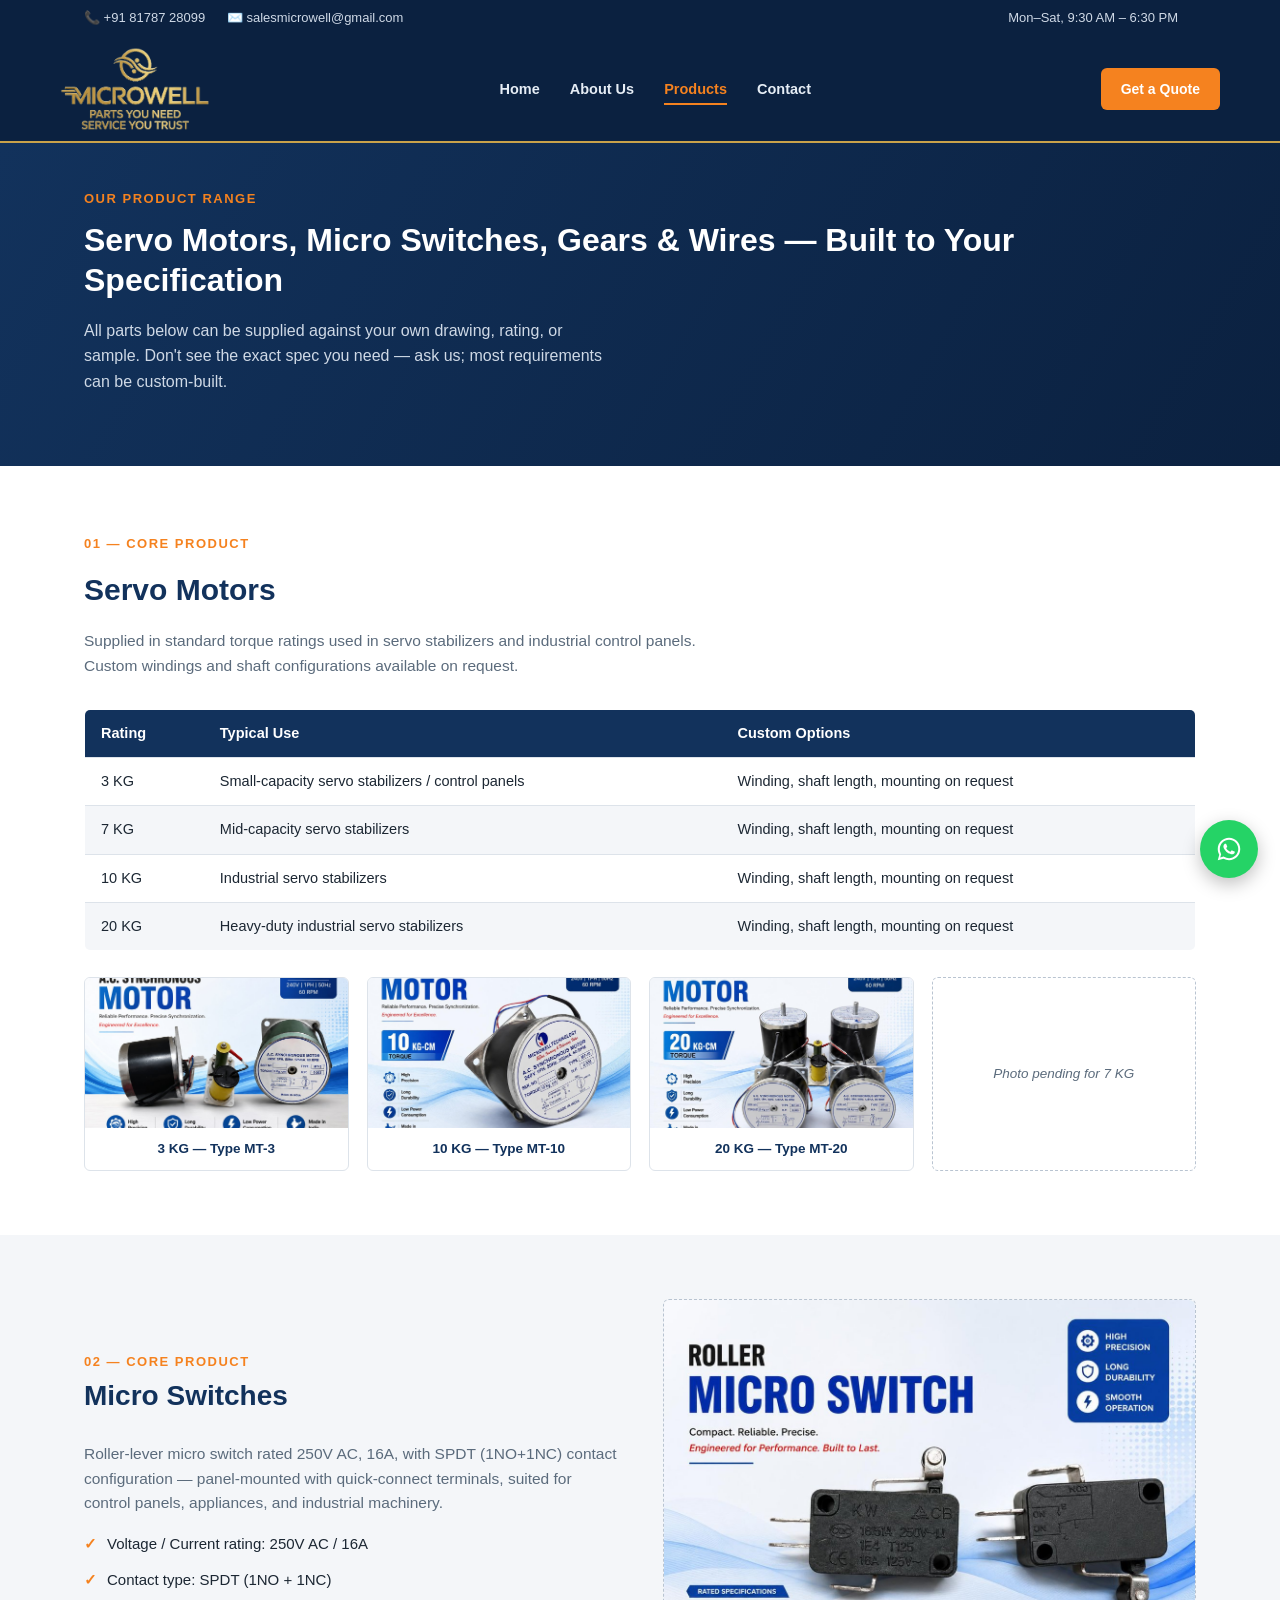
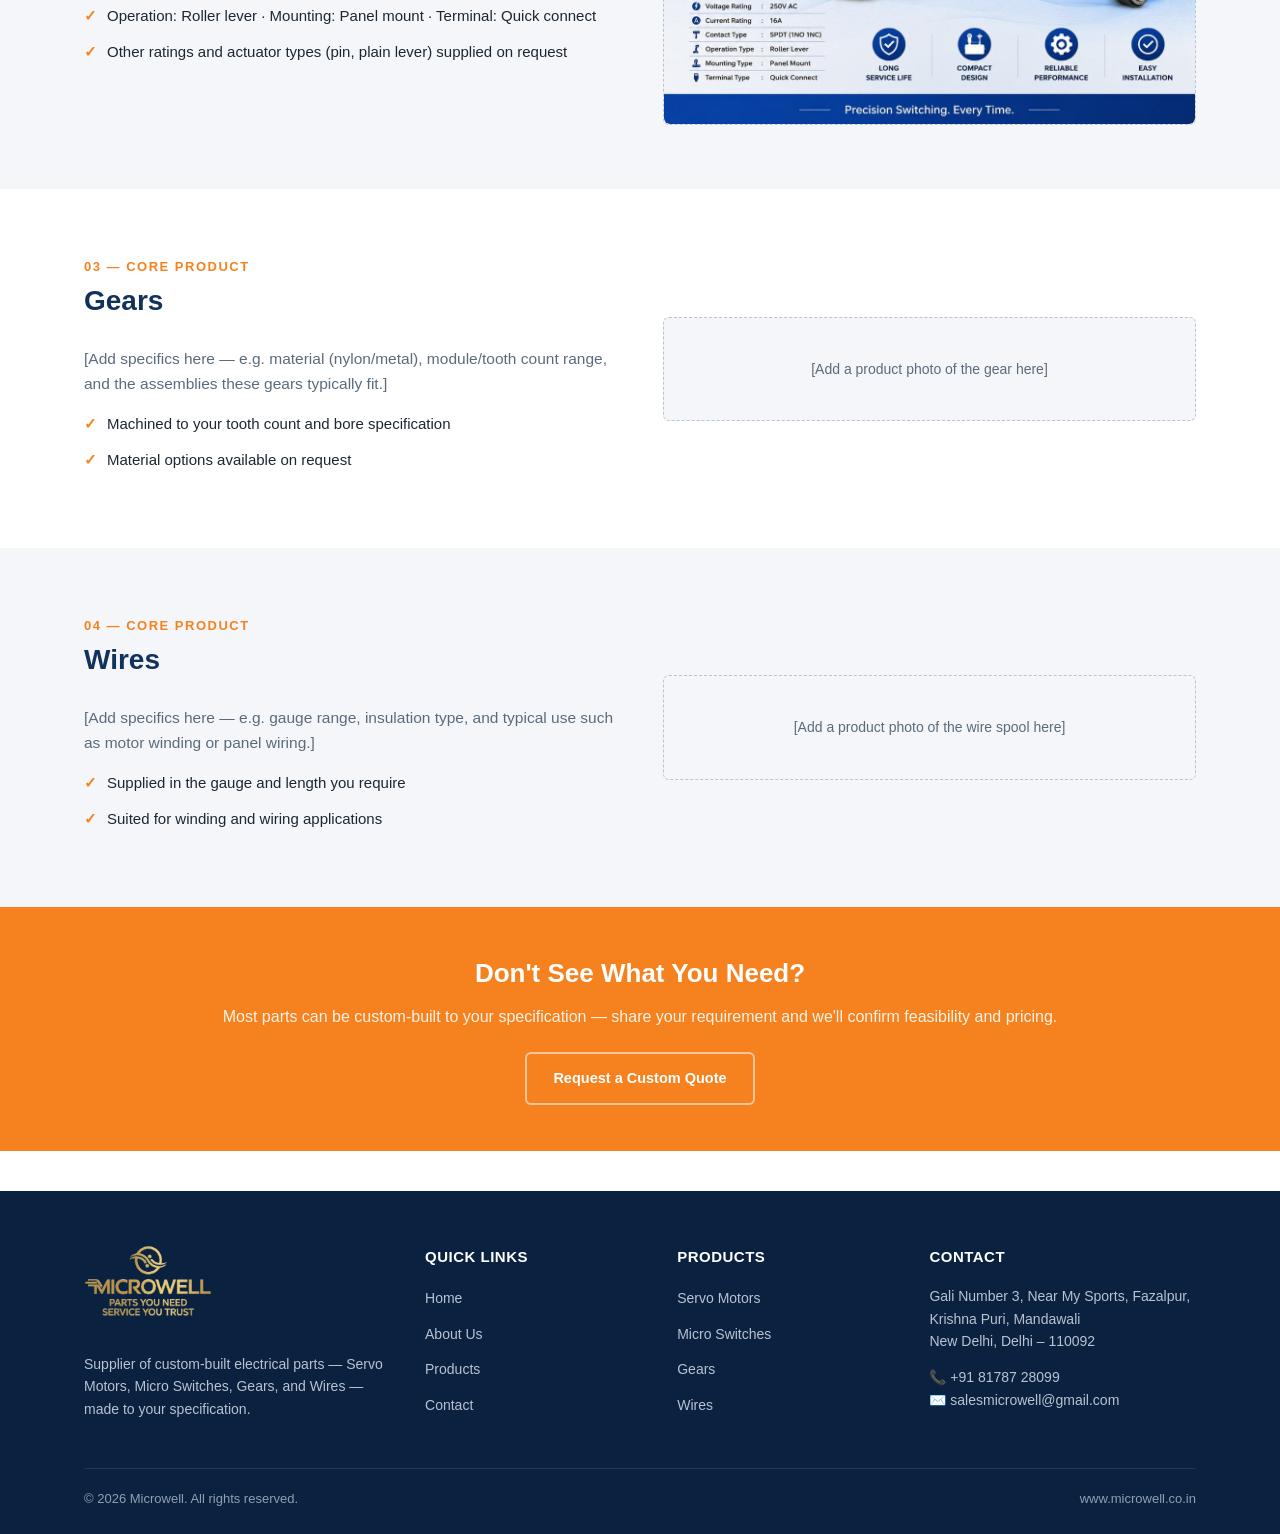
<file: products.html>
<!DOCTYPE html>
<html lang="en">
<head>
<meta charset="UTF-8">
<meta name="viewport" content="width=device-width, initial-scale=1.0">
<title>Products | Microwell — Servo Motors, Micro Switches, Gears &amp; Wires</title>
<meta name="description" content="Microwell product range: Servo Motors (3KG, 7KG, 10KG, 20KG), Micro Switches, Gears, and Wires — supplied to customer specification.">
<link rel="stylesheet" href="style.css">
<link rel="icon" href="assets/logo.png" type="image/png">
</head>
<body>

<div class="topbar">
  <div class="wrap">
    <div class="contact-bits">
      <span>📞 +91 81787 28099</span>
      <span>✉️ salesmicrowell@gmail.com</span>
    </div>
    <div class="contact-bits">
      <span>Mon–Sat, 9:30 AM – 6:30 PM</span>
    </div>
  </div>
</div>

<header class="site-header">
  <div class="wrap nav-row">
    <a href="index.html" class="logo-link"><img src="assets/logo.png" alt="Microwell — Parts You Need, Service You Trust" class="logo-img"></a>
    <nav class="main-nav">
      <ul>
        <li><a href="index.html">Home</a></li>
        <li><a href="about.html">About Us</a></li>
        <li><a href="products.html" class="active">Products</a></li>
        <li><a href="contact.html">Contact</a></li>
      </ul>
    </nav>
    <a href="contact.html" class="nav-cta">Get a Quote</a>
    <button class="menu-toggle" aria-label="Menu">&#9776;</button>
  </div>
</header>

<section class="hero" style="padding:46px 0;">
  <div class="wrap">
    <div class="hero-text">
      <span class="eyebrow">Our Product Range</span>
      <h1 style="font-size:32px;">Servo Motors, Micro Switches, Gears &amp; Wires — Built to Your Specification</h1>
      <p>All parts below can be supplied against your own drawing, rating, or sample. Don't see the exact spec you need — ask us; most requirements can be custom-built.</p>
    </div>
  </div>
</section>

<section id="servo-motor">
  <div class="wrap">
    <div class="section-head" style="text-align:left; margin:0 0 30px;">
      <span class="eyebrow">01 — Core Product</span>
      <h2>Servo Motors</h2>
      <p style="max-width:none;">Supplied in standard torque ratings used in servo stabilizers and industrial control panels. Custom windings and shaft configurations available on request.</p>
    </div>
    <table class="specs">
      <thead>
        <tr><th>Rating</th><th>Typical Use</th><th>Custom Options</th></tr>
      </thead>
      <tbody>
        <tr><td>3 KG</td><td>Small-capacity servo stabilizers / control panels</td><td>Winding, shaft length, mounting on request</td></tr>
        <tr><td>7 KG</td><td>Mid-capacity servo stabilizers</td><td>Winding, shaft length, mounting on request</td></tr>
        <tr><td>10 KG</td><td>Industrial servo stabilizers</td><td>Winding, shaft length, mounting on request</td></tr>
        <tr><td>20 KG</td><td>Heavy-duty industrial servo stabilizers</td><td>Winding, shaft length, mounting on request</td></tr>
      </tbody>
    </table>

    <div class="photo-gallery">
      <div class="photo-card">
        <img src="assets/products/servo-3kg.jpg" alt="Microwell 3 KG A.C. Synchronous Servo Motor — Type MT-3">
        <p>3 KG — Type MT-3</p>
      </div>
      <div class="photo-card">
        <img src="assets/products/servo-10kg.jpg" alt="Microwell 10 KG A.C. Synchronous Servo Motor — Type MT-10">
        <p>10 KG — Type MT-10</p>
      </div>
      <div class="photo-card">
        <img src="assets/products/servo-20kg.jpg" alt="Microwell 20 KG A.C. Synchronous Servo Motor — Type MT-20">
        <p>20 KG — Type MT-20</p>
      </div>
      <div class="photo-card photo-card-pending">
        <p>Photo pending for 7 KG</p>
      </div>
    </div>
  </div>
</section>

<section class="alt" id="micro-switch">
  <div class="wrap two-col">
    <div>
      <span class="eyebrow">02 — Core Product</span>
      <h2>Micro Switches</h2>
      <p style="color:var(--text-muted); font-size:15.5px;">Roller-lever micro switch rated 250V AC, 16A, with SPDT (1NO+1NC) contact configuration — panel-mounted with quick-connect terminals, suited for control panels, appliances, and industrial machinery.</p>
      <ul class="check-list">
        <li><span class="bullet">✓</span> Voltage / Current rating: 250V AC / 16A</li>
        <li><span class="bullet">✓</span> Contact type: SPDT (1NO + 1NC)</li>
        <li><span class="bullet">✓</span> Operation: Roller lever · Mounting: Panel mount · Terminal: Quick connect</li>
        <li><span class="bullet">✓</span> Other ratings and actuator types (pin, plain lever) supplied on request</li>
      </ul>
    </div>
    <div class="placeholder-box" style="padding:0; overflow:hidden;">
      <img src="assets/products/micro-switch.jpg" alt="Microwell roller-lever micro switch, 250V AC 16A SPDT">
    </div>
  </div>
</section>

<section id="gear">
  <div class="wrap two-col">
    <div class="placeholder-box" style="order:2;">[Add a product photo of the gear here]</div>
    <div>
      <span class="eyebrow">03 — Core Product</span>
      <h2>Gears</h2>
      <p style="color:var(--text-muted); font-size:15.5px;">[Add specifics here — e.g. material (nylon/metal), module/tooth count range, and the assemblies these gears typically fit.]</p>
      <ul class="check-list">
        <li><span class="bullet">✓</span> Machined to your tooth count and bore specification</li>
        <li><span class="bullet">✓</span> Material options available on request</li>
      </ul>
    </div>
  </div>
</section>

<section class="alt" id="wire">
  <div class="wrap two-col">
    <div>
      <span class="eyebrow">04 — Core Product</span>
      <h2>Wires</h2>
      <p style="color:var(--text-muted); font-size:15.5px;">[Add specifics here — e.g. gauge range, insulation type, and typical use such as motor winding or panel wiring.]</p>
      <ul class="check-list">
        <li><span class="bullet">✓</span> Supplied in the gauge and length you require</li>
        <li><span class="bullet">✓</span> Suited for winding and wiring applications</li>
      </ul>
    </div>
    <div class="placeholder-box">[Add a product photo of the wire spool here]</div>
  </div>
</section>

<div class="cta-band">
  <div class="wrap">
    <h2>Don't See What You Need?</h2>
    <p>Most parts can be custom-built to your specification — share your requirement and we'll confirm feasibility and pricing.</p>
    <a href="contact.html" class="btn btn-outline">Request a Custom Quote</a>
  </div>
</div>

<footer class="site-footer">
  <div class="wrap">
    <div class="footer-grid">
      <div>
        <div class="footer-logo-box"><img src="assets/logo.png" alt="Microwell logo"></div>
        <p>Supplier of custom-built electrical parts — Servo Motors, Micro Switches, Gears, and Wires — made to your specification.</p>
      </div>
      <div>
        <h4>Quick Links</h4>
        <ul>
          <li><a href="index.html">Home</a></li>
          <li><a href="about.html">About Us</a></li>
          <li><a href="products.html">Products</a></li>
          <li><a href="contact.html">Contact</a></li>
        </ul>
      </div>
      <div>
        <h4>Products</h4>
        <ul>
          <li><a href="products.html#servo-motor">Servo Motors</a></li>
          <li><a href="products.html#micro-switch">Micro Switches</a></li>
          <li><a href="products.html#gear">Gears</a></li>
          <li><a href="products.html#wire">Wires</a></li>
        </ul>
      </div>
      <div>
        <h4>Contact</h4>
        <p>Gali Number 3, Near My Sports, Fazalpur, Krishna Puri, Mandawali<br>New Delhi, Delhi – 110092</p>
        <p>📞 +91 81787 28099<br>✉️ salesmicrowell@gmail.com</p>
      </div>
    </div>
    <div class="footer-bottom">
      <span>© <span id="year"></span> Microwell. All rights reserved.</span>
      <span>www.microwell.co.in</span>
    </div>
  </div>
</footer>

<!-- WhatsApp click-to-chat: replace 918178728099 with your number (country code + number, no + or spaces) -->
<a href="https://wa.me/918178728099?text=Hi%20Microwell%2C%20I%27d%20like%20to%20enquire%20about%20your%20parts" class="whatsapp-float" target="_blank" rel="noopener" aria-label="Chat on WhatsApp">
  <svg viewBox="0 0 32 32" fill="#ffffff" xmlns="http://www.w3.org/2000/svg"><path d="M16.04 4C9.4 4 4 9.37 4 16c0 2.13.56 4.2 1.62 6.02L4 28l6.15-1.6A11.94 11.94 0 0016.04 28C22.68 28 28 22.63 28 16S22.68 4 16.04 4zm0 21.8c-1.9 0-3.75-.51-5.37-1.47l-.38-.22-3.65.95.98-3.56-.25-.37A9.77 9.77 0 016.2 16c0-5.42 4.42-9.83 9.85-9.83S25.9 10.58 25.9 16s-4.42 9.8-9.86 9.8zm5.4-7.36c-.3-.15-1.75-.86-2.02-.96-.27-.1-.47-.15-.67.15-.2.3-.77.96-.94 1.16-.17.2-.35.22-.65.07-.3-.15-1.24-.46-2.36-1.46-.87-.78-1.46-1.74-1.63-2.04-.17-.3-.02-.46.13-.6.13-.13.3-.35.45-.52.15-.17.2-.3.3-.5.1-.2.05-.37-.02-.52-.08-.15-.67-1.62-.92-2.22-.24-.58-.49-.5-.67-.51h-.57c-.2 0-.52.07-.79.37-.27.3-1.04 1.02-1.04 2.48s1.07 2.87 1.22 3.07c.15.2 2.1 3.2 5.08 4.49.71.31 1.26.49 1.69.63.71.23 1.36.2 1.87.12.57-.08 1.75-.71 2-1.4.25-.68.25-1.27.17-1.4-.07-.13-.27-.2-.57-.35z"/></svg>
</a>

<script>document.getElementById('year').textContent = new Date().getFullYear();</script>
<script>
/* WhatsApp: use the official api.whatsapp.com/send link so the supplier's number is kept on phone, desktop app and WhatsApp Web */
(function(){
  document.querySelectorAll('a[href*="wa.me/"], a[href*="web.whatsapp.com/send"]').forEach(function(a){
    var u = new URL(a.href);
    var phone = (u.searchParams.get('phone') || u.pathname).replace(/\D/g,'') || '918178728099';
    var text = u.searchParams.get('text');
    a.href = 'https://api.whatsapp.com/send/?phone=' + phone + (text ? '&text=' + encodeURIComponent(text) : '') + '&type=phone_number&app_absent=0';
  });
})();
</script>
</body>
</html>
</file>
<file: style.css>
/* ==========================================================================
   Microwell — shared stylesheet
   Palette: deep industrial blue + safety orange accent (Servokon-style)
   ========================================================================== */

:root {
  --navy: #12325c;
  --navy-dark: #0b2140;
  --orange: #f5821f;
  --orange-dark: #d76c0f;
  --gray-bg: #f4f6f9;
  --gray-border: #dde3ea;
  --text-dark: #1c2733;
  --text-muted: #5b6b7c;
  --white: #ffffff;
  --radius: 6px;
  --max-width: 1160px;
}

* { box-sizing: border-box; }

html { scroll-behavior: smooth; }

body {
  margin: 0;
  font-family: "Segoe UI", Arial, Helvetica, sans-serif;
  color: var(--text-dark);
  background: var(--white);
  line-height: 1.6;
}

a { text-decoration: none; color: inherit; }
img { max-width: 100%; display: block; }
ul { margin: 0; padding: 0; list-style: none; }

.wrap {
  max-width: var(--max-width);
  margin: 0 auto;
  padding: 0 24px;
}

/* ---------- Top bar ---------- */
.topbar {
  background: var(--navy-dark);
  color: #cfd9e6;
  font-size: 13px;
}
.topbar .wrap {
  display: flex;
  justify-content: space-between;
  align-items: center;
  padding-top: 8px;
  padding-bottom: 8px;
  flex-wrap: wrap;
  gap: 6px;
}
.topbar a { color: #cfd9e6; }
.topbar a:hover { color: var(--orange); }
.topbar .contact-bits span { margin-right: 18px; white-space: nowrap; }

/* ---------- Header / Nav ---------- */
header.site-header {
  background: var(--navy-dark);
  border-bottom: 2px solid #c9a24a;
  position: sticky;
  top: 0;
  z-index: 50;
}
.nav-row {
  display: flex;
  align-items: center;
  justify-content: space-between;
  padding: 10px 0;
}
.logo {
  font-size: 26px;
  font-weight: 800;
  color: var(--navy);
  letter-spacing: 0.5px;
}
.logo span { color: var(--orange); }
.logo small {
  display: block;
  font-size: 11px;
  font-weight: 400;
  letter-spacing: 1.5px;
  color: var(--text-muted);
  text-transform: uppercase;
}
.logo-link { display: block; line-height: 0; }
.logo-img { height: 84px; width: auto; }
@media (max-width: 500px) {
  .logo-img { height: 62px; }
}
nav.main-nav ul {
  display: flex;
  gap: 30px;
}
nav.main-nav a {
  font-weight: 600;
  font-size: 14.5px;
  color: #e6edf5;
  padding: 6px 0;
  border-bottom: 2px solid transparent;
}
nav.main-nav a:hover,
nav.main-nav a.active {
  color: var(--orange);
  border-bottom-color: var(--orange);
}
.nav-cta {
  background: var(--orange);
  color: var(--white) !important;
  padding: 10px 20px;
  border-radius: var(--radius);
  font-weight: 700;
  font-size: 14px;
}
.nav-cta:hover { background: var(--orange-dark); color: var(--white) !important; }

.menu-toggle {
  display: none;
  font-size: 26px;
  background: none;
  border: none;
  cursor: pointer;
  color: #ffffff;
}

/* ---------- Hero ---------- */
.hero {
  background: linear-gradient(120deg, var(--navy) 0%, var(--navy-dark) 100%);
  color: var(--white);
  padding: 70px 0;
}
.hero .wrap {
  display: flex;
  align-items: center;
  gap: 40px;
  flex-wrap: wrap;
}
.hero-text { flex: 1 1 420px; }
.hero-text .eyebrow {
  color: var(--orange);
  font-weight: 700;
  letter-spacing: 1.5px;
  text-transform: uppercase;
  font-size: 13px;
  margin-bottom: 10px;
  display: block;
}
.hero-text h1 {
  font-size: 40px;
  line-height: 1.25;
  margin: 0 0 18px;
}
.hero-text p {
  color: #cfd9e6;
  font-size: 16px;
  max-width: 520px;
  margin-bottom: 26px;
}
.btn-row { display: flex; gap: 14px; flex-wrap: wrap; }
.btn {
  display: inline-block;
  padding: 13px 26px;
  border-radius: var(--radius);
  font-weight: 700;
  font-size: 14.5px;
  border: 2px solid transparent;
}
.btn-primary { background: var(--orange); color: var(--white); }
.btn-primary:hover { background: var(--orange-dark); }
.btn-outline { border-color: #ffffff66; color: var(--white); }
.btn-outline:hover { border-color: var(--white); background: #ffffff14; }

.hero-visual {
  flex: 1 1 320px;
  background: #ffffff10;
  border: 1px solid #ffffff22;
  border-radius: var(--radius);
  padding: 30px;
  min-height: 220px;
  display: flex;
  align-items: center;
  justify-content: center;
  text-align: center;
  color: #cfd9e6;
  font-size: 14px;
}

/* ---------- Stats strip ---------- */
.stats {
  background: var(--white);
  border-bottom: 1px solid var(--gray-border);
}
.stats .wrap {
  display: flex;
  flex-wrap: wrap;
  gap: 20px;
  padding: 30px 24px;
}
.stat {
  flex: 1 1 200px;
  text-align: center;
}
.stat .num {
  font-size: 30px;
  font-weight: 800;
  color: var(--navy);
}
.stat .num span { color: var(--orange); }
.stat .label {
  font-size: 13.5px;
  color: var(--text-muted);
  text-transform: uppercase;
  letter-spacing: 0.5px;
}

/* ---------- Sections ---------- */
section { padding: 64px 0; }
section.alt { background: var(--gray-bg); }

.section-head { text-align: center; max-width: 640px; margin: 0 auto 44px; }
.section-head .eyebrow {
  color: var(--orange);
  font-weight: 700;
  letter-spacing: 1.5px;
  text-transform: uppercase;
  font-size: 13px;
}
.section-head h2 {
  font-size: 30px;
  color: var(--navy);
  margin: 10px 0 12px;
}
.section-head p { color: var(--text-muted); font-size: 15.5px; }

/* ---------- Product cards ---------- */
.grid-4 {
  display: grid;
  grid-template-columns: repeat(4, 1fr);
  gap: 22px;
}
.grid-3 {
  display: grid;
  grid-template-columns: repeat(3, 1fr);
  gap: 22px;
}
.grid-2 {
  display: grid;
  grid-template-columns: repeat(2, 1fr);
  gap: 22px;
}
@media (max-width: 900px) {
  .grid-4 { grid-template-columns: repeat(2, 1fr); }
  .grid-3 { grid-template-columns: repeat(2, 1fr); }
}
@media (max-width: 600px) {
  .grid-4, .grid-3, .grid-2 { grid-template-columns: 1fr; }
}

.card {
  background: var(--white);
  border: 1px solid var(--gray-border);
  border-radius: var(--radius);
  padding: 28px 24px;
  transition: box-shadow .2s, transform .2s;
}
.card:hover {
  box-shadow: 0 10px 24px rgba(18,50,92,0.10);
  transform: translateY(-3px);
}
.card .icon {
  width: 52px;
  height: 52px;
  border-radius: 10px;
  background: var(--navy);
  color: var(--orange);
  font-weight: 800;
  font-size: 18px;
  display: flex;
  align-items: center;
  justify-content: center;
  margin-bottom: 16px;
}
.card h3 { color: var(--navy); font-size: 18px; margin: 0 0 8px; }
.card p { color: var(--text-muted); font-size: 14.5px; margin: 0 0 12px; }
.card .tag-row { display: flex; flex-wrap: wrap; gap: 6px; }
.tag {
  background: var(--gray-bg);
  border: 1px solid var(--gray-border);
  color: var(--navy);
  font-size: 12.5px;
  font-weight: 700;
  padding: 4px 10px;
  border-radius: 999px;
}
.card a.card-link {
  font-weight: 700;
  color: var(--orange);
  font-size: 13.5px;
}

/* ---------- Two column (story / about) ---------- */
.two-col {
  display: flex;
  gap: 46px;
  align-items: center;
  flex-wrap: wrap;
}
.two-col > div { flex: 1 1 380px; }
.two-col h2 { color: var(--navy); font-size: 28px; margin-top: 0; }
.two-col .eyebrow {
  color: var(--orange);
  font-weight: 700;
  letter-spacing: 1.5px;
  text-transform: uppercase;
  font-size: 13px;
}
.check-list li {
  display: flex;
  gap: 10px;
  margin-bottom: 12px;
  color: var(--text-dark);
  font-size: 15px;
}
.check-list li .bullet {
  color: var(--orange);
  font-weight: 900;
}
.placeholder-box {
  background: var(--gray-bg);
  border: 1px dashed #b9c4d1;
  border-radius: var(--radius);
  padding: 40px 20px;
  text-align: center;
  color: var(--text-muted);
  font-size: 14px;
}
.placeholder-box img,
.hero-visual img {
  width: 100%;
  height: auto;
  display: block;
  border-radius: var(--radius);
}
.hero-visual { padding: 0; overflow: hidden; min-height: 0; }

/* ---------- Servo motor photo gallery ---------- */
.photo-gallery {
  display: grid;
  grid-template-columns: repeat(4, 1fr);
  gap: 18px;
  margin-top: 26px;
}
@media (max-width: 900px) {
  .photo-gallery { grid-template-columns: repeat(2, 1fr); }
}
@media (max-width: 600px) {
  .photo-gallery { grid-template-columns: 1fr; }
}
.photo-card {
  background: var(--white);
  border: 1px solid var(--gray-border);
  border-radius: var(--radius);
  overflow: hidden;
  text-align: center;
}
.photo-card img { width: 100%; height: 150px; object-fit: cover; display: block; }
.photo-card p {
  margin: 0;
  padding: 10px 8px;
  font-size: 13.5px;
  font-weight: 700;
  color: var(--navy);
}
.photo-card-pending {
  border-style: dashed;
  border-color: #b9c4d1;
  display: flex;
  align-items: center;
  justify-content: center;
  min-height: 150px;
}
.photo-card-pending p {
  color: var(--text-muted);
  font-weight: 400;
  font-style: italic;
}

/* ---------- Table (specs) ---------- */
table.specs {
  width: 100%;
  border-collapse: collapse;
  background: var(--white);
  border: 1px solid var(--gray-border);
  border-radius: var(--radius);
  overflow: hidden;
}
table.specs th, table.specs td {
  padding: 12px 16px;
  border-bottom: 1px solid var(--gray-border);
  text-align: left;
  font-size: 14.5px;
}
table.specs th {
  background: var(--navy);
  color: var(--white);
  font-weight: 700;
}
table.specs tr:last-child td { border-bottom: none; }
table.specs tr:nth-child(even) td { background: var(--gray-bg); }

/* ---------- CTA band ---------- */
.cta-band {
  background: var(--orange);
  color: var(--white);
  text-align: center;
  padding: 46px 0;
}
.cta-band h2 { margin: 0 0 10px; font-size: 26px; }
.cta-band p { margin: 0 0 22px; color: #fff2e5; }
.cta-band .btn-outline { border-color: #ffffff88; color: var(--white); }

/* ---------- Contact ---------- */
.contact-grid {
  display: grid;
  grid-template-columns: 1fr 1.2fr;
  gap: 36px;
}
@media (max-width: 850px) {
  .contact-grid { grid-template-columns: 1fr; }
}
.contact-info .item {
  display: flex;
  gap: 14px;
  margin-bottom: 22px;
}
.contact-info .item .ic {
  width: 42px;
  height: 42px;
  border-radius: 8px;
  background: var(--navy);
  color: var(--orange);
  display: flex;
  align-items: center;
  justify-content: center;
  font-weight: 800;
  flex-shrink: 0;
}
.contact-info .item h4 { margin: 0 0 4px; color: var(--navy); font-size: 15px; }
.contact-info .item p { margin: 0; color: var(--text-muted); font-size: 14.5px; }

form.enquiry {
  background: var(--white);
  border: 1px solid var(--gray-border);
  border-radius: var(--radius);
  padding: 26px;
}
form.enquiry .row { display: flex; gap: 16px; flex-wrap: wrap; margin-bottom: 16px; }
form.enquiry .field { flex: 1 1 200px; display: flex; flex-direction: column; gap: 6px; }
form.enquiry label { font-size: 13.5px; font-weight: 700; color: var(--navy); }
form.enquiry input, form.enquiry select, form.enquiry textarea {
  padding: 11px 12px;
  border: 1px solid var(--gray-border);
  border-radius: var(--radius);
  font-size: 14.5px;
  font-family: inherit;
}
form.enquiry textarea { resize: vertical; min-height: 110px; }
form.enquiry .note {
  font-size: 12.5px;
  color: var(--text-muted);
  margin-top: 4px;
}

.map-box {
  border: 1px solid var(--gray-border);
  border-radius: var(--radius);
  overflow: hidden;
  margin-top: 26px;
}
.map-box iframe { width: 100%; height: 280px; border: 0; display: block; }

/* ---------- Footer ---------- */
footer.site-footer {
  background: var(--navy-dark);
  color: #b7c3d1;
  padding: 54px 0 24px;
  margin-top: 40px;
}
.footer-grid {
  display: grid;
  grid-template-columns: 1.4fr 1fr 1fr 1.2fr;
  gap: 30px;
  margin-bottom: 34px;
}
@media (max-width: 850px) {
  .footer-grid { grid-template-columns: 1fr 1fr; }
}
@media (max-width: 500px) {
  .footer-grid { grid-template-columns: 1fr; }
}
.footer-grid h4 {
  color: var(--white);
  font-size: 15px;
  margin: 0 0 16px;
  text-transform: uppercase;
  letter-spacing: 0.5px;
}
.footer-grid p, .footer-grid a { font-size: 14px; color: #b7c3d1; }
.footer-grid li { margin-bottom: 10px; }
.footer-grid a:hover { color: var(--orange); }
.footer-logo { font-size: 22px; font-weight: 800; color: var(--white); margin-bottom: 14px; }
.footer-logo span { color: var(--orange); }
.footer-logo-box {
  display: inline-block;
  background: transparent;
  padding: 0;
  border-radius: 8px;
  margin-bottom: 14px;
  line-height: 0;
}
.footer-logo-box img { height: 72px; width: auto; }
.footer-bottom {
  border-top: 1px solid #ffffff1a;
  padding-top: 20px;
  display: flex;
  justify-content: space-between;
  flex-wrap: wrap;
  gap: 10px;
  font-size: 13px;
  color: #8fa0b3;
}

@media (max-width: 850px) {
  nav.main-nav { display: none; }
  .menu-toggle { display: block; }
  .nav-row { flex-wrap: wrap; }
}

/* ---------- WhatsApp floating button ---------- */
.whatsapp-float {
  position: fixed;
  right: 22px;
  bottom: 22px;
  width: 58px;
  height: 58px;
  background: #25D366;
  border-radius: 50%;
  display: flex;
  align-items: center;
  justify-content: center;
  box-shadow: 0 6px 18px rgba(0,0,0,0.25);
  z-index: 100;
  transition: transform .15s;
}
.whatsapp-float:hover { transform: scale(1.06); }
.whatsapp-float svg { width: 30px; height: 30px; }
</file>
